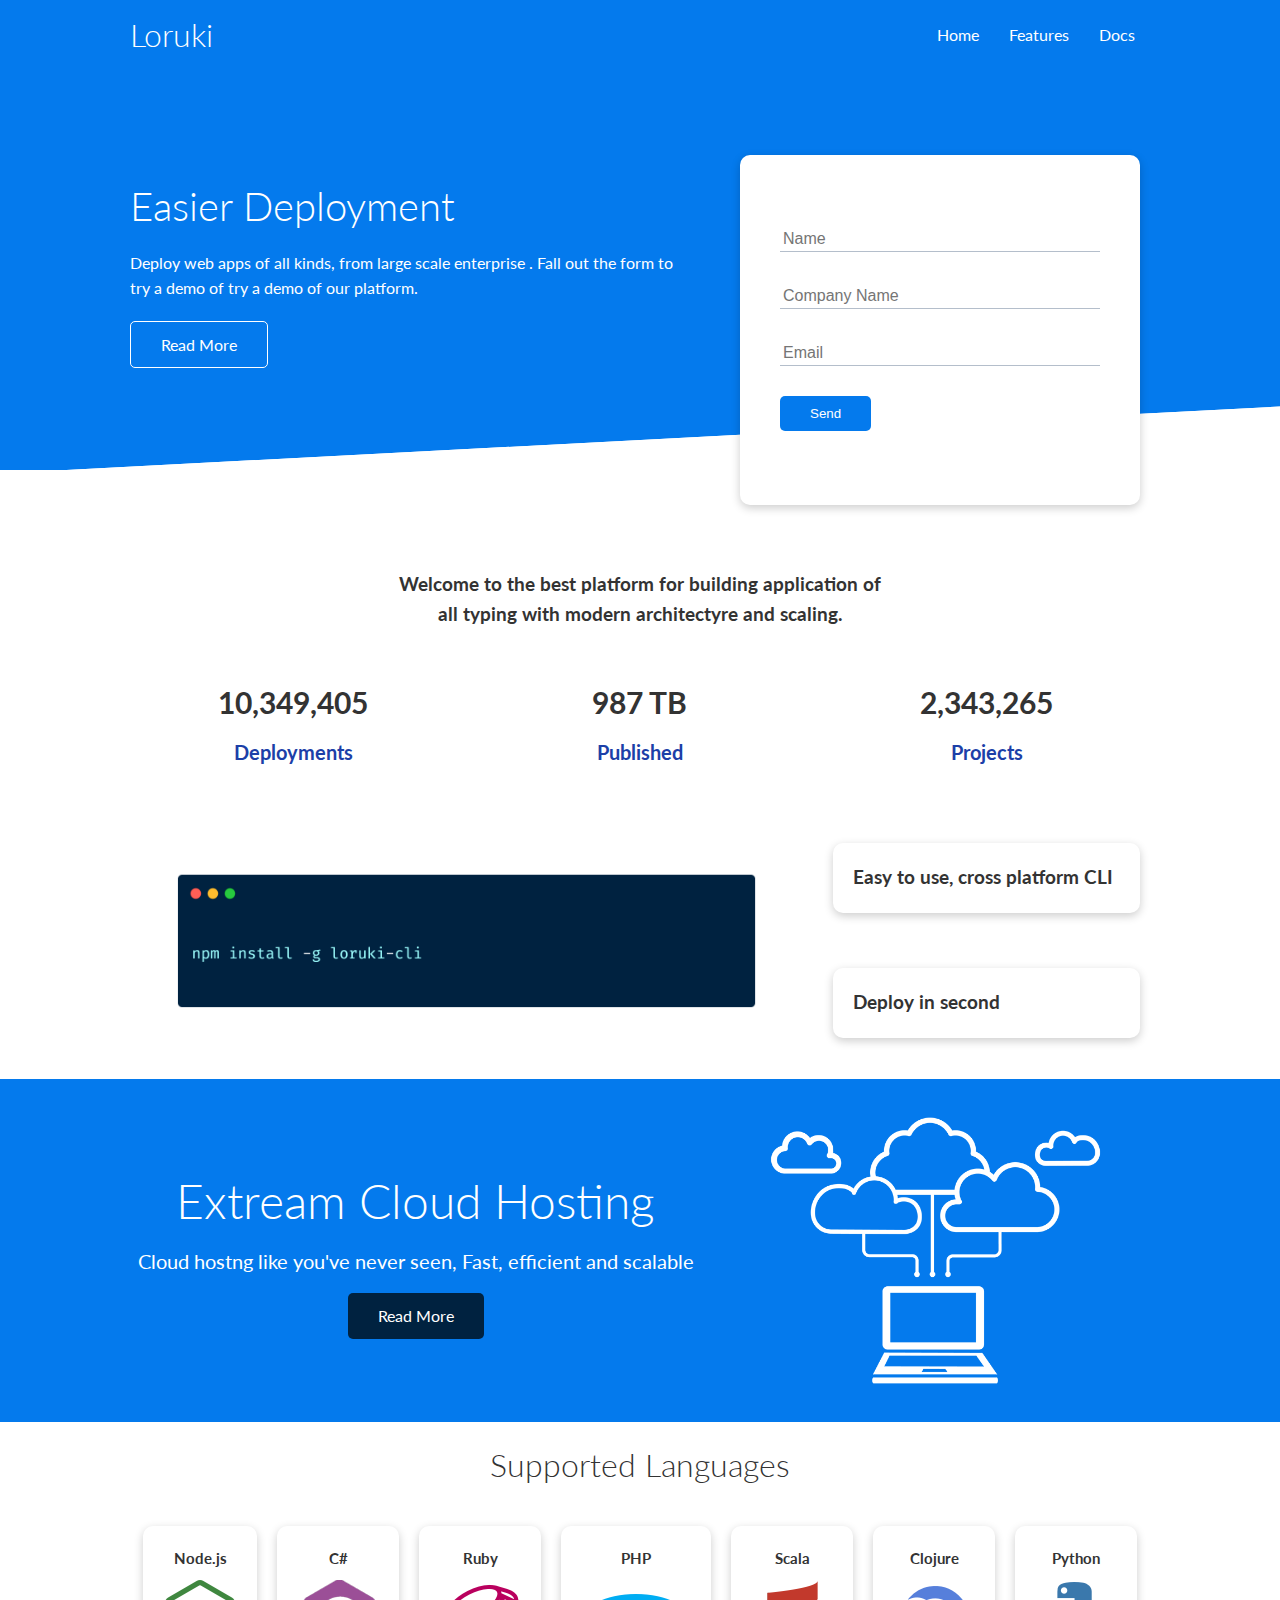
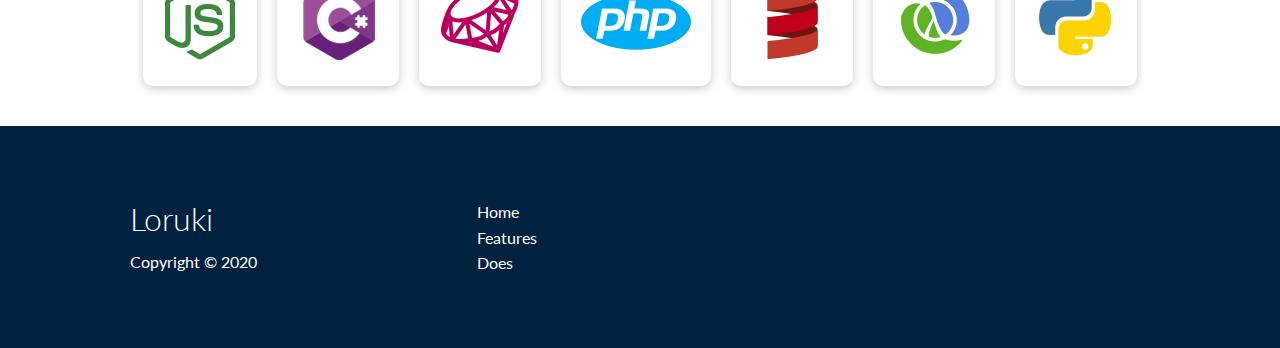
<file: index.html>
<!DOCTYPE html>
<html lang="en">
<head>
    <meta charset="UTF-8">
    <meta http-equiv="X-UA-Compatible" content="IE=edge">
    <meta name="viewport" content="width=device-width, initial-scale=1.0">
    <link rel="stylesheet" href="https://cdnjs.cloudflare.com/ajax/libs/font-awesome/6.0.0-beta2/css/all.min.css" integrity="sha512-YWzhKL2whUzgiheMoBFwW8CKV4qpHQAEuvilg9FAn5VJUDwKZZxkJNuGM4XkWuk94WCrrwslk8yWNGmY1EduTA==" crossorigin="anonymous" referrerpolicy="no-referrer" />
    <link rel="stylesheet" href="utility.css">
    <link rel="stylesheet" href="style.css">
    <link rel="preconnect" href="https://fonts.googleapis.com">
    <link rel="preconnect" href="https://fonts.gstatic.com" crossorigin>
    <link href="https://fonts.googleapis.com/css2?family=Lato:ital,wght@0,300;0,400;0,700;1,300&display=swap" rel="stylesheet">
    <title>Luruki | Cloud hosting for everyone</title>
</hea d>
<body>
    <!-- Navbar -->
    <div class="navbar">
        <div class="container flex">
            <h1 class="logo">Loruki</h1> 
            <nav>
                <ul>
                    <li><a href="index.html">Home</a></li>
                    <li><a href="features.html">Features</a></li>
                    <li><a href="docs.html">Docs</a></li>
                </ul>
            </nav>
        </div>
    </div>
    <!-- showcase -->
    <section class="showcase">
        <div class="container grid">
            <div class="showcase-text">
                <h1>Easier Deployment</h1>
                <p>Deploy web apps of all kinds, from large scale enterprise . Fall out the form to try a demo of try a demo of our platform.</p>
                <a href="features.html" class="btn btn-outline">Read More</a>
            </div>
            <div class="showcase-form card">
                <form>                    
                        <div class="form-control"><input type="text" name="name" id="" placeholder="Name" required></div>
                        <div class="form-control"><input type="text" name="company" id="" placeholder="Company Name" required></div>
                        <div class="form-control"><input type="email" name="email" id="" placeholder="Email" required></div>                    
                       <input type="submit" value="Send" class="btn btn-primary">
                </form>
            </div>
        </div>
    </section>
    <!-- Stats -->
    <section class="stats">
        <div class="container">
            <h3 class="stats-heading text-center">
                Welcome to the best platform for building application of all typing with modern architectyre and scaling.
            </h3>
            <div class="grid grid-3 text-center my-4">
                <div>
                    <i class="fas fa-server fa-3x"></i>
                    <h3 class="stats-heading-2">10,349,405</h3>
                    <p class="text-secondary">Deployments</p>
                </div>
                <div>
                    <i class="fas fa-upload fa-3x"></i>
                    <h3 class="stats-heading-2">987 TB</h3>
                    <p class="text-secondary">Published</p>
                </div>
                <div>
                    <i class="fas fa-project-diagram fa-3x"></i>
                    <h3 class="stats-heading-2">2,343,265</h3>
                    <p class="text-secondary">Projects</p>
                </div>
            </div>

        </div>
    
    <!-- Cli -->
    <section class="cli">
        <div class="container grid">
         <img src="images/cli.png" alt="">
         <div class="card">
            <h3>Easy to use, cross platform CLI</h3>
         </div>
          <div class="card">
            <h3>Deploy in second</h3>
          </div>
        </div>
    </section>

    <!-- Cloud -->
    <section class="cloud bg-primary my-2 py-2">
        <div class="container grid">
            <div class="text-center">
                <h2 class="lg">Extream Cloud Hosting</h2>
                <p class="lead my-1">Cloud hostng like you've never seen, Fast, efficient and scalable</p>
                <a href="features.html" class="btn btn-dark">Read More</a>
            </div>
            <img src="images/cloud.png" alt="">
        </div>
    </section>

    <!-- Languages -->
    <section class="languages">
        <h2 class="md text-center my-2">
            Supported Languages
        </h2>
        <div class="container flex">
            <div class="card">
                <h4>Node.js</h4>
                <img src="images/logos/node.png" alt="">
            </div>
            <div class="card">
                <h4>C#</h4>
                <img src="images/logos/csharp.png" alt="">
            </div>
            <div class="card">
                <h4>Ruby</h4>
                <img src="images/logos/ruby.png" alt="">
            </div>
            <div class="card">
                <h4>PHP</h4>
                <img src="images/logos/php.png" alt="php">
            </div>
            <div class="card">
                <h4>Scala</h4>
                <img src="images/logos/scala.png" alt="">
            </div>
            <div class="card">
                <h4>Clojure</h4>
                <img src="images/logos/clojure.png" alt="">
            </div>
            <div class="card">
                <h4>Python</h4>
                <img src="images/logos/python.png" alt="">
            </div>
        </div>
    </section>

    <!-- Footer -->
<footer class="bg-dark py-5">
    <div class="container grid grid-3">
        <div>
           <h1>Loruki</h1>
           <p>Copyright &copy; 2020</p>       
        </div>
    <nav>
        <ul>
            <li><a href="index.html">Home</a></li>
            <li><a href="features.html">Features</a></li>
            <li><a href="does.html">Does</a></li>
        </ul>
    </nav>
    <div class="social">
        <a href=""><i class="fab fa-facebook fa-2x"></i></a>
        <a href=""><i class="fab fa-twitter fa-2x"></i></a>
        <a href=""><i class="fab fa-github fa-2x"></i></a>
        <a href=""><i class="fab fa-instagram fa-2x"></i></a>
    </div>
</footer>

</body>
</html>
</file>
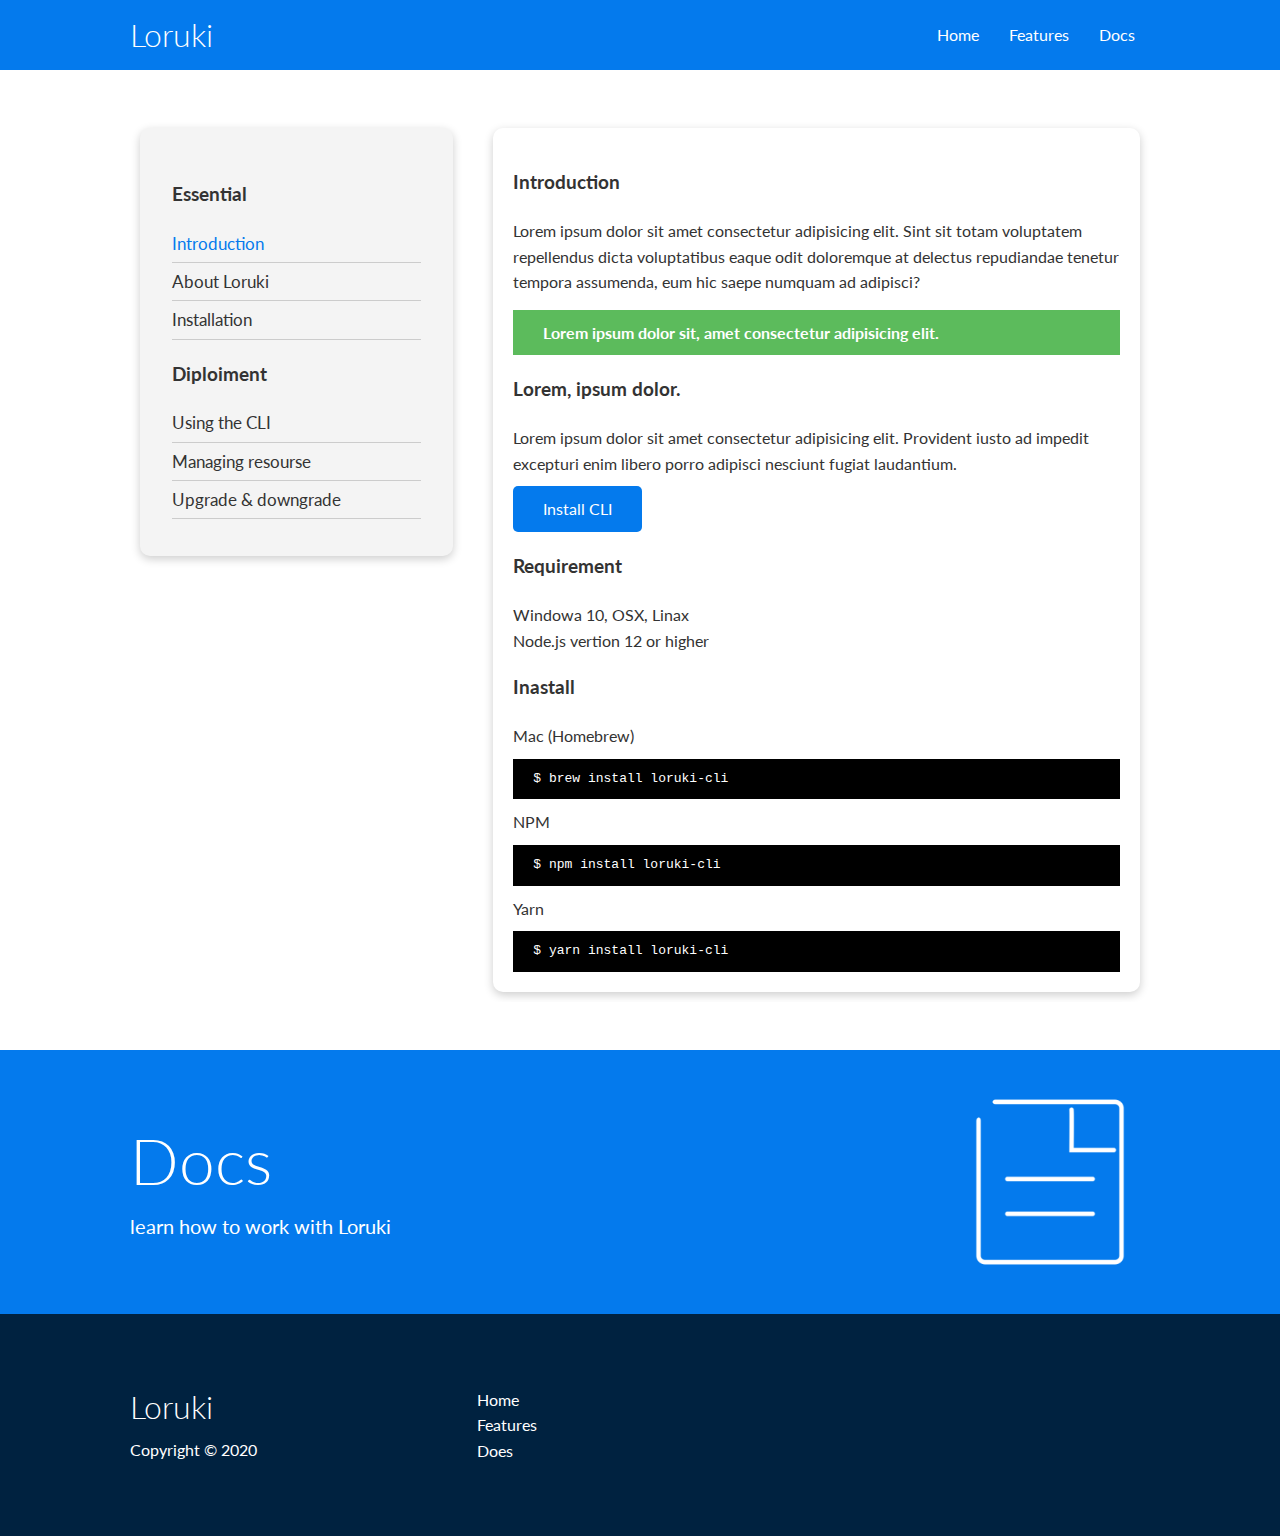
<file: docs.html>
<!DOCTYPE html>
<html lang="en">
<head>
    <meta charset="UTF-8">
    <meta http-equiv="X-UA-Compatible" content="IE=edge">
    <meta name="viewport" content="width=device-width, initial-scale=1.0">
    <link rel="stylesheet" href="https://cdnjs.cloudflare.com/ajax/libs/font-awesome/6.0.0-beta2/css/all.min.css" integrity="sha512-YWzhKL2whUzgiheMoBFwW8CKV4qpHQAEuvilg9FAn5VJUDwKZZxkJNuGM4XkWuk94WCrrwslk8yWNGmY1EduTA==" crossorigin="anonymous" referrerpolicy="no-referrer" />
    <link rel="stylesheet" href="utility.css">
    <link rel="stylesheet" href="style.css">
    <link rel="preconnect" href="https://fonts.googleapis.com">
    <link rel="preconnect" href="https://fonts.gstatic.com" crossorigin>
    <link href="https://fonts.googleapis.com/css2?family=Lato:ital,wght@0,300;0,400;0,700;1,300&display=swap" rel="stylesheet">
    <title>Luruki | Cloud hosting for everyone</title>
</head>
<body>
    <!-- Navbar -->
    <div class="navbar">
        <div class="container flex">
            <h1 class="logo">Loruki</h1>
            <nav>
                <ul>
                    <li><a href="index.html">Home</a></li>
                    <li><a href="features.html">Features</a></li>
                    <li><a href="docs.html">Docs</a></li>
                </ul>
            </nav>
        </div>
    </div>

    <!-- Docs main ---->

    <section class="docs-main my-4">
        <div class="container grid">
            <div class="card bg-light p-3">
                <h3 class="my-2">Essential</h3>
                <nav>
                    <ul>
                        <li class="text-primary"><a href="#" ></a>Introduction</li>
                        <li><a href="#"></a>About Loruki</li>
                        <li><a href="#"></a>Installation</li>
                    </ul>
                </nav>
                <h3 class="my-2">Diploiment</h3>
                <nav>
                    <ul>
                        <li><a href="#"></a>Using the CLI</li>
                        <li><a href="#"></a>Managing resourse</li>
                        <li><a href="#"></a>Upgrade & downgrade</li>
                    </ul>
                </nav>
            </div>
              <div class="card">
              <h3>Introduction</h3>
              <p>Lorem ipsum dolor sit amet consectetur adipisicing elit. Sint sit totam voluptatem repellendus dicta voluptatibus eaque odit doloremque at delectus repudiandae tenetur tempora assumenda, eum hic saepe numquam ad adipisci?</p>

              <div class="alert alert-success">
                <i class="fas fa-info"></i> Lorem ipsum dolor sit, amet consectetur adipisicing elit. 
              </div>

              <h3>Lorem, ipsum dolor.</h3>
              <p>Lorem ipsum dolor sit amet consectetur adipisicing elit. Provident iusto ad impedit excepturi enim libero porro adipisci nesciunt fugiat laudantium.</p>
              <a href="#" class="btn btn-primary">Install CLI</a>

              <h3>Requirement</h3>

              <ul>
                  <li>Windowa 10, OSX, Linax</li>
                  <li>Node.js vertion 12 or higher</li>

              </ul>

              <h3>Inastall</h3>
              <p>Mac (Homebrew)</p>
              <pre><code>$ brew install loruki-cli</code></pre>
              <p>NPM</p>
              <pre><code>$ npm install loruki-cli</code></pre>
              <p>Yarn</p>
              <pre><code>$ yarn install loruki-cli</code></pre>
              

            </div>
        </div>
    </section>

    <!-- Head -->
    <section class="docs-head bg-primary py-3">
        <div class="container grid">        
          <div>
              <h1 class="xl">Docs</h1>
              <p class="lead">learn how to work with Loruki</p>
          </div>
          <img src="images/docs.png" alt="">
        </div>
    </section>


    <!-- Footer -->
<footer class="bg-dark py-5">
    <div class="container grid grid-3">
        <div>
           <h1>Loruki</h1>
           <p>Copyright &copy; 2020</p>       
        </div>
    <nav>
        <ul>
            <li><a href="index.html">Home</a></li>
            <li><a href="features.html">Features</a></li>
            <li><a href="does.html">Does</a></li>
        </ul>
    </nav>
    <div class="social">
        <a href=""><i class="fab fa-facebook fa-2x"></i></a>
        <a href=""><i class="fab fa-twitter fa-2x"></i></a>
        <a href=""><i class="fab fa-github fa-2x"></i></a>
        <a href=""><i class="fab fa-instagram fa-2x"></i></a>
    </div>
</footer>

</body>
</html>
</file>
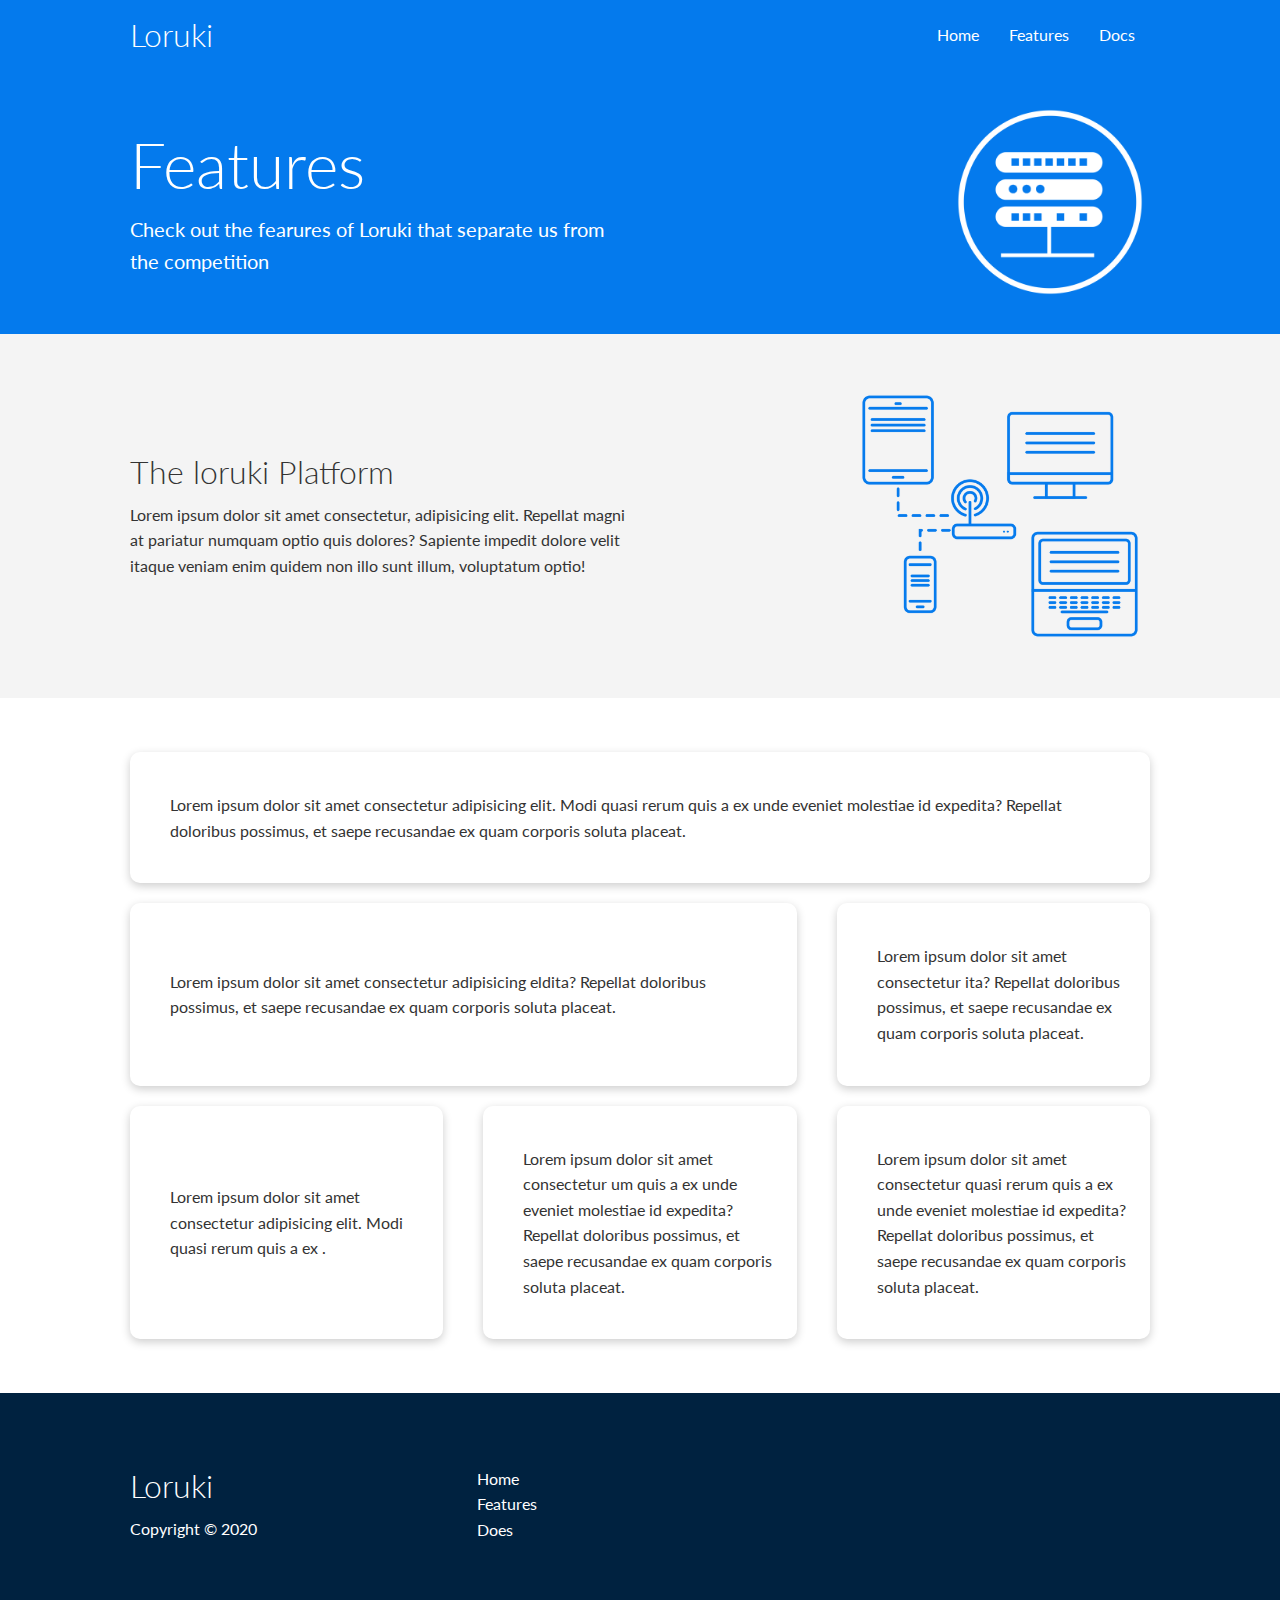
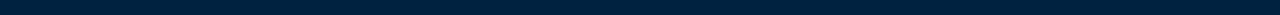
<file: features.html>
<!DOCTYPE html>
<html lang="en">
<head>
    <meta charset="UTF-8">
    <meta http-equiv="X-UA-Compatible" content="IE=edge">
    <meta name="viewport" content="width=device-width, initial-scale=1.0">
    <link rel="stylesheet" href="https://cdnjs.cloudflare.com/ajax/libs/font-awesome/6.0.0-beta2/css/all.min.css" integrity="sha512-YWzhKL2whUzgiheMoBFwW8CKV4qpHQAEuvilg9FAn5VJUDwKZZxkJNuGM4XkWuk94WCrrwslk8yWNGmY1EduTA==" crossorigin="anonymous" referrerpolicy="no-referrer" />
    <link rel="stylesheet" href="utility.css">
    <link rel="stylesheet" href="style.css">
    <link rel="preconnect" href="https://fonts.googleapis.com">
    <link rel="preconnect" href="https://fonts.gstatic.com" crossorigin>
    <link href="https://fonts.googleapis.com/css2?family=Lato:ital,wght@0,300;0,400;0,700;1,300&display=swap" rel="stylesheet">
    <title>Luruki | Cloud hosting for everyone</title>
</head>
<body>
    <!-- Navbar -->
    <div class="navbar">
        <div class="container flex">
            <h1 class="logo">Loruki</h1>
            <nav>
                <ul>
                    <li><a href="index.html">Home</a></li>
                    <li><a href="features.html">Features</a></li>
                    <li><a href="docs.html">Docs</a></li>
                </ul>
            </nav>
        </div>
    </div>

    <!-- Head -->
    <section class="features-head bg-primary py-3">
        <div class="container grid">        
          <div>
              <h1 class="xl">Features</h1>
              <p class="lead">Check out the fearures of Loruki that separate us from the competition</p>
          </div>
          <img src="images/server.png" alt="">
        </div>
    </section>

    <!-- Sub head -->
    <section class="features-sub-head bg-light py-3">
        <div class="container grid">
        <div>
            <h1 class="md">The loruki Platform</h1>
            <p>Lorem ipsum dolor sit amet consectetur, adipisicing elit. Repellat magni at pariatur numquam optio quis dolores? Sapiente impedit dolore velit itaque veniam enim quidem non illo sunt illum, voluptatum optio!</p>
        </div>
        <img src="images/server2.png" alt="">
        </div>
    </section>
    <!-- Features-main -->
    <section class="features-main my-2">
        <div class="container grid-3 grid">
            <div class="card flex">
                <i class="fas fa-server fa-3x"></i>
                <p>Lorem ipsum dolor sit amet consectetur adipisicing elit. Modi quasi rerum quis a ex unde eveniet molestiae id expedita? Repellat doloribus possimus, et saepe recusandae ex quam corporis soluta placeat.</p>
            </div>
            <div class="card flex">
                <i class="fas fa-server fa-3x"></i>
                <p>Lorem ipsum dolor sit amet consectetur adipisicing eldita? Repellat doloribus possimus, et saepe recusandae ex quam corporis soluta placeat.</p>
            </div>
            <div class="card flex">
                <i class="fas fa-server fa-3x"></i>
                <p>Lorem ipsum dolor sit amet consectetur ita? Repellat doloribus possimus, et saepe recusandae ex quam corporis soluta placeat.</p>
            </div>
            <div class="card flex">
                <i class="fas fa-server fa-3x"></i>
                <p>Lorem ipsum dolor sit amet consectetur adipisicing elit. Modi quasi rerum quis a ex .</p>
            </div>
            <div class="card flex">
                <i class="fas fa-server fa-3x"></i>
                <p>Lorem ipsum dolor sit amet consectetur um quis a ex unde eveniet molestiae id expedita? Repellat doloribus possimus, et saepe recusandae ex quam corporis soluta placeat.</p>
            </div>
            <div class="card flex">
                <i class="fas fa-server fa-3x"></i>
                <p>Lorem ipsum dolor sit amet consectetur quasi rerum quis a ex unde eveniet molestiae id expedita? Repellat doloribus possimus, et saepe recusandae ex quam corporis soluta placeat.</p>
            </div>
        </div>
    </section>


    <!-- Footer -->
<footer class="bg-dark py-5">
    <div class="container grid grid-3">
        <div>
           <h1>Loruki</h1>
           <p>Copyright &copy; 2020</p>       
        </div>
    <nav>
        <ul>
            <li><a href="index.html">Home</a></li>
            <li><a href="features.html">Features</a></li>
            <li><a href="does.html">Does</a></li>
        </ul>
    </nav>
    <div class="social">
        <a href=""><i class="fab fa-facebook fa-2x"></i></a>
        <a href=""><i class="fab fa-twitter fa-2x"></i></a>
        <a href=""><i class="fab fa-github fa-2x"></i></a>
        <a href=""><i class="fab fa-instagram fa-2x"></i></a>
    </div>
</footer>

</body>
</html>
</file>
<file: utility.css>
.container {
    max-width: 1100px; /*it allows the content not to strech out too much*/
    margin: 0 auto;
    overflow: auto; /* it eliminate the space created by previously declared h1 margin */
    padding: 0 40px;
}

.card {
    background-color: rgb(255, 255, 255);
    color: #333;
    border-radius: 10px;
    box-shadow: 0 3px 10px rgba(0, 0, 0, 0.2);
    padding: 20px;
    margin: 10px;
}

.btn {
    display: inline-block; 
    padding: 10px 30px;
    cursor: pointer;
    background: var(--primary-color);
    color: white;
    border: none;
    border-radius: 5px;
}

.btn:hover {
    transform: scale(.98);
}

/* Background Color & colored buttons */
.bg-primary,
.btn-primary {
    background-color: var(--primary-color);
    color: #fff;
}

.bg-secondary,
.btn-secondary {
    background-color: var(--secondary-color);
    color: #fff;
}

.bg-dark,
.btn-dark {
    background-color: var(--dark-color);
    color: #fff;
}



.bg-primary a,
.btn-primary a,
.bg-secondary a,
.btn-secondary a,
.bg-dark a,
.btn-dark a {
    color:#fff
}

.bg-light,
.btn-light {
    background-color: var(--light-color);
    color: #333;
}


.btn-outline {
    background-color: transparent;
    border: 1px #fff solid;
}

/* Text-color */

.text-primary {
    color: var(--primary-color);
}

.text-secondary {
    color: var(--secondary-color);
}

.text-dark {
    color: var(--dark-color);
}

.text-light {
color: var(--light-color);
}

/* text sizes */

.lead {
    font-size: 20px; /*lead is ment to be on paragaraph*/
}

.sm {
    font-size: 1rem; /*sm=small*/
}

.md {
    font-size: 2rem; /*medium*/
}

.lg {
    font-size: 3rem; /*large*/
}

.xl {
    font-size: 4rem;
}

.text-center {
    text-align: center;
}

.alert {
    background-color: var(--light-color);
    padding: 10px 20px;
    font-weight: bold;
    margin: 15px 0;
}

.alert i {
    margin-right: 10px;
}

.alert-success {
    background-color: var(--success-color);
    color: #fff;
}
.alert-error {
    background-color: var(--error-color);
    color: #fff;
}

.flex {
    display: flex;
    justify-content: center;
    align-items: center;
    height: 100%;
}

.grid {
   display: grid;
   gap: 20px;
   grid-template-columns:repeat(2,1fr); /*percentage is not working,please watch out*/
   justify-content:center;
   align-items: center;
   height: 100%;
}

.grid-3{
    grid-template-columns: repeat(3,1fr);
}

.navbar ul {
    display: flex;
    justify-content: center;
}

/* Margine */

/* y-axis */
.my-1 {
    margin: 1rem 0;
}
.my-2 {
    margin: 1.5rem 0;
}
.my-3 {
    margin: 2rem 0;
}
.my-4 {
    margin: 3rem 0;
}
.my-5 {
    margin: 4rem 0;
}

 /* 4-axis */

.m-1 {
    margin: 1rem;
}
.m-2 {
    margin: 1.5rem;
}
.m-3 {
    margin: 2rem;
}
.m-4 {
    margin: 3rem;
}
.m-5 {
    margin: 4rem;
}

/* Padding */

/* y-axis */

.py-1 {
    padding: 1rem 0;
}
.py-2 {
    padding: 1.5rem 0;
}
.py-3 {
    padding: 2rem 0;
}
.py-4 {
    padding: 3rem 0;
}
.py-5 {
    padding: 4rem 0;
}

/* 4-axix */

.p-1 {
    padding: 1rem;
}
.p-2 {
    padding: 1.5rem;
}
.p-3 {
    padding: 2rem;
}
.p-4 {
    padding: 3rem;
}
.p-5 {
    padding: 4rem;
}
</file>
<file: style.css>
:root {
    --primary-color:#047aed;
    --secondary-color:#1c3fa8;   
    --dark-color:#002240; 
    --light-color:#f4f4f4;
    --success-color: #5cbB5c;
    --error-color: #d9534f;
} 

* {
    box-sizing: border-box;
    padding: 0;
    margin: 0;
}

body {
    font-family: 'Lato', sans-serif;
    color: #333;
    line-height: 1.6;
}

 ul {
     list-style-type: none; 
 }

 a {   
     text-decoration: none;
     color: #333;
 }

 h1 , h2 {
     font-weight:300;
     line-height: 1.2;
     margin: 10px 0; 
 }

 p {
     margin: 10px 0;
 }

 img {
     width: 100%;
 }


 /* Navbar */
 .navbar {
     background-color: var(--primary-color);
     color: #fff;
     height: 70px;
 }

 .navbar a {
     color: #fff;
     padding: 10px;
     margin: 0 5px;
 }
 
 .navbar a:hover {
     border-bottom: 2px #fff solid; /*new*/

 }
 .navbar .flex {
    justify-content: space-between;
}

 /* Showcase */
 .showcase {
     height: 400px;
     background-color: var(--primary-color);
     color: #fff;
     position: relative;
 }

 .showcase h1 {
     font-size: 40px;
 }

 .showcase p {
     margin: 20px 0;
 }

.showcase .grid {
    grid-template-columns: 4fr 3fr;
    grid-gap: 30px;
    overflow: visible; /*watch overflow again*/
}

.showcase-text {
    animation: slideInFromLeft 1s ease-in;
}

.showcase-form {
    position: relative;
    height: 350px;
    top: 60px;
    width: 400px;
    padding: 40px;
    z-index: 100; /*to confarm form will be always on the top*/
    justify-self: end; 
    animation: slideInFromRight 1s ease-in ;
}

.showcase-form .form-control {
    margin: 30px 0;
}

.showcase-form input[type="text"],
.showcase-form input[type="email"] {
    border: 0;
    border-bottom: 1px solid #b4becb ;
    width: 100%;
    padding: 3px;
    font-size: 1rem;
}

.showcase-form input:focus {
    outline: none; /*learn what is outline)*/
}

.showcase::before,
.showcase::after {
    content: "";
    position: absolute;
    height: 100px;
    bottom: -70px;
    right: 0;
    left: 0;
    background: rgb(255, 255, 255);
    transform: skewY(-3deg); /* learn */
    -webkit-transform: skewY(-3deg); /* learn */
    -moz-transform: skewY(-3deg); /* learn */
    -ms-transform: skewY(-3deg); /* learn */
}

/* Stats */
.stats {
    padding-top: 100px;
    animation: slideInFromBottom 1s ease-in;
}

.stats-heading {
    max-width: 500px;
    margin: auto;
}

.stats .grid .stats-heading-2 {
    font-size: 30px;
}

.stats .grid .text-secondary {
    font-size: 20px;
    font-weight: bold;
}

 /* CLI */
 .cli .grid {
     grid-template-columns: repeat(3,1fr);     
     grid-template-rows:repeat(2,1fr) ;
}

.cli .grid > *:first-child {
    grid-column: 1 / span 2;
    grid-row: 1 / span 2;

}

/* Cloud */
.cloud .grid {
    grid-template-columns: 4fr 3fr;
}

/* Languages */

.languages .flex {
    flex-wrap:wrap
}

.languages .card {
    text-align: center;
    margin: 18px 10px 40px;
    transition: transform 0.2s ease-in;
}

.languages .card h4 {
    font-size: 15px;
    margin-bottom: 10px;
}

.languages .card:hover {
    transform: translateY(-15px); /*learn*/
}

/* Features */
.features-head img,.docs-head img {
    width:200px;
    justify-self:flex-end;
}

.features-sub-head img {
    width:300px;
    justify-self:flex-end;
}

.features-main .card > i {
    margin-right: 20px;
}

.features-main .grid {
    padding: 30px;
}

.features-main .grid >*:first-child {
    grid-column: 1 / span 3;

}

.features-main .grid >*:nth-child(2) {
    grid-column: 1 / span 2;

}

/* Docs */

.docs-main h3 {
    margin: 20px 0;
}

.docs-main .grid {
    grid-template-columns: 1fr 2fr;
    align-items: flex-start;
}

.docs-main nav li {
    font-size: 17px;
    padding-bottom: 5px;
    margin-bottom: 5px;
    border-bottom: 1px #ccc solid;
    cursor: pointer;
}

.docs-main li:hover {
    font-weight: bold;
    
}

code, pre {
    background-color: black;
    color: #fff;
    padding: 10px;
}

/* Footer */

footer .social a {
    margin: 0 10px;
}

/* Animations */

@keyframes slideInFromLeft { /*make sure you put the same name to the selector,otherwise it will not work*/
    0% {
        transform: translateX(-100%);
    }

    100% {
        transform: translateX(0);
    }
}

@keyframes slideInFromRight {
    0% {
        transform: translateX(100%);
    }

    100% {
        transform: translateX(0);
    }
}

@keyframes slideInFromTop {
    0% {
        transform: translateY(-100%);
    }

    100% {
        transform: translateY(0);
    }
}

@keyframes slideInFromButtom {
    0% {
        transform: translateY(100%);
    }

    100% {
        transform: translateY(0);
    }
}

/* Tablet */

@media(max-width: 768px) {
    .grid,
    .showcase .grid,
    .stats .grid,
    .cli .grid,
    .cloud .grid, 
    .features-main .grid, 
    .docs-main .grid {
        grid-template-columns: 1fr;
        grid-template-rows: 1fr;
    }
    .showcase {
      height: auto; /*importent to learn* here showcase hight will be content height*/
    }

    .showcase-text {
        text-align: center;
        margin-top: 40px;
        animation: slideInFromTop 1s ease-in;
    }
    .showcase-form {
        justify-self: center;
        margin: auto;
        animation: slideInFromButtom 1s ease-in;

    }

    .cli .grid > *:first-child {
        grid-column: 1;
        grid-row: 1;
    
    }

    
    .features-main .grid > *:first-child,
    .features-main .grid > *:nth-child(2) {
        grid-column: 1;
    }

    .features-head,
    .features-sub-head,
    .docs-head {
        text-align: center;
    }

    .features-head img,
    .features-sub-head img,
    .docs-head img{
        justify-self: center;
    }
}
/* Mobile */

@media(max-width:500px) {
.navbar {
  height: 110px;  
}
.navbar .flex {
    overflow: visible;
    flex-direction: column;
}
.navbar ul {
    padding: 10px;
    background-color: rgba(0,0,0,0.1);
}
}
</file>
